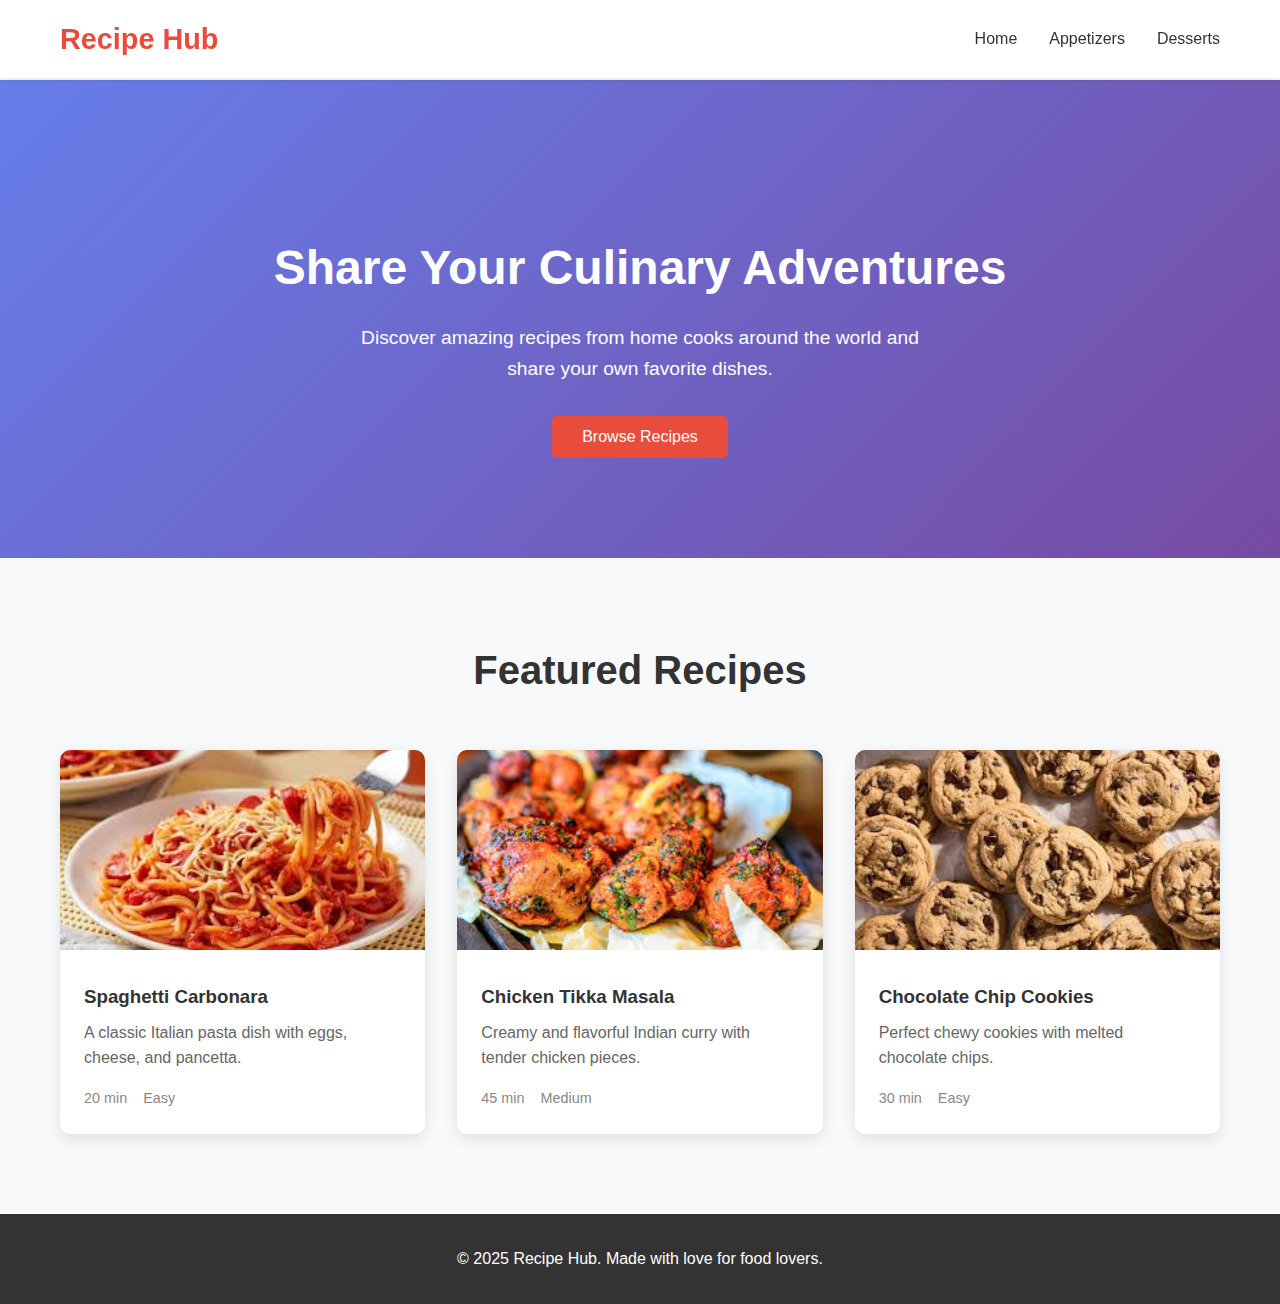
<file: index.html>
<!DOCTYPE html>
<html lang="en">

<head>
    <meta charset="UTF-8">
    <meta name="viewport" content="width=device-width, initial-scale=1.0">
    <title>Recipe Hub - Share Your Favorite Recipes</title>
    <link rel="stylesheet" href="styles.css">
</head>

<body>
    <header>
        <nav class="navbar">
            <div class="nav-container">
                <h1 class="logo">Recipe Hub</h1>
                <ul class="nav-menu">
                    <li><a href="#home">Home</a></li>
                    <li><a href="appetizers.html">Appetizers</a></li>
                    <li><a href="desserts.html">Desserts</a></li>
                </ul>
            </div>
        </nav>
    </header>

    <main>
        <section class="hero">
            <div class="hero-content">
                <h1>Share Your Culinary Adventures</h1>
                <p>Discover amazing recipes from home cooks around the world and share your own favorite dishes.</p>
                <div class="hero-buttons">
                    <button class="btn-primary">Browse Recipes</button>
                </div>
            </div>
        </section>

        <section class="featured-recipes">
            <div class="container">
                <h2>Featured Recipes</h2>
                <div class="recipe-grid">
                    <div class="recipe-card">
                        <img src="img/Spaghetti.jpeg" alt="Spaghetti Carbonara">
                        <div class="recipe-info">
                            <h3>Spaghetti Carbonara</h3>
                            <p>A classic Italian pasta dish with eggs, cheese, and pancetta.</p>
                            <div class="recipe-meta">
                                <span>20 min</span>
                                <span>Easy</span>
                            </div>
                        </div>
                    </div>

                    <div class="recipe-card">
                        <img src="img/Chicken Tikka Masala.jpeg" alt="Chicken Tikka Masala">
                        <div class="recipe-info">
                            <h3>Chicken Tikka Masala</h3>
                            <p>Creamy and flavorful Indian curry with tender chicken pieces.</p>
                            <div class="recipe-meta">
                                <span>45 min</span>
                                <span>Medium</span>
                            </div>
                        </div>
                    </div>

                    <div class="recipe-card">
                        <img src="img/Chocolate Chip Cookies.jpeg" alt="Chocolate Chip Cookies">
                        <div class="recipe-info">
                            <h3>Chocolate Chip Cookies</h3>
                            <p>Perfect chewy cookies with melted chocolate chips.</p>
                            <div class="recipe-meta">
                                <span>30 min</span>
                                <span>Easy</span>
                            </div>
                        </div>
                    </div>
                </div>
            </div>
        </section>
    </main>

    <footer>
        <div class="container">
            <p>&copy; 2025 Recipe Hub. Made with love for food lovers.</p>
        </div>
    </footer>
</body>

</html>
</file>
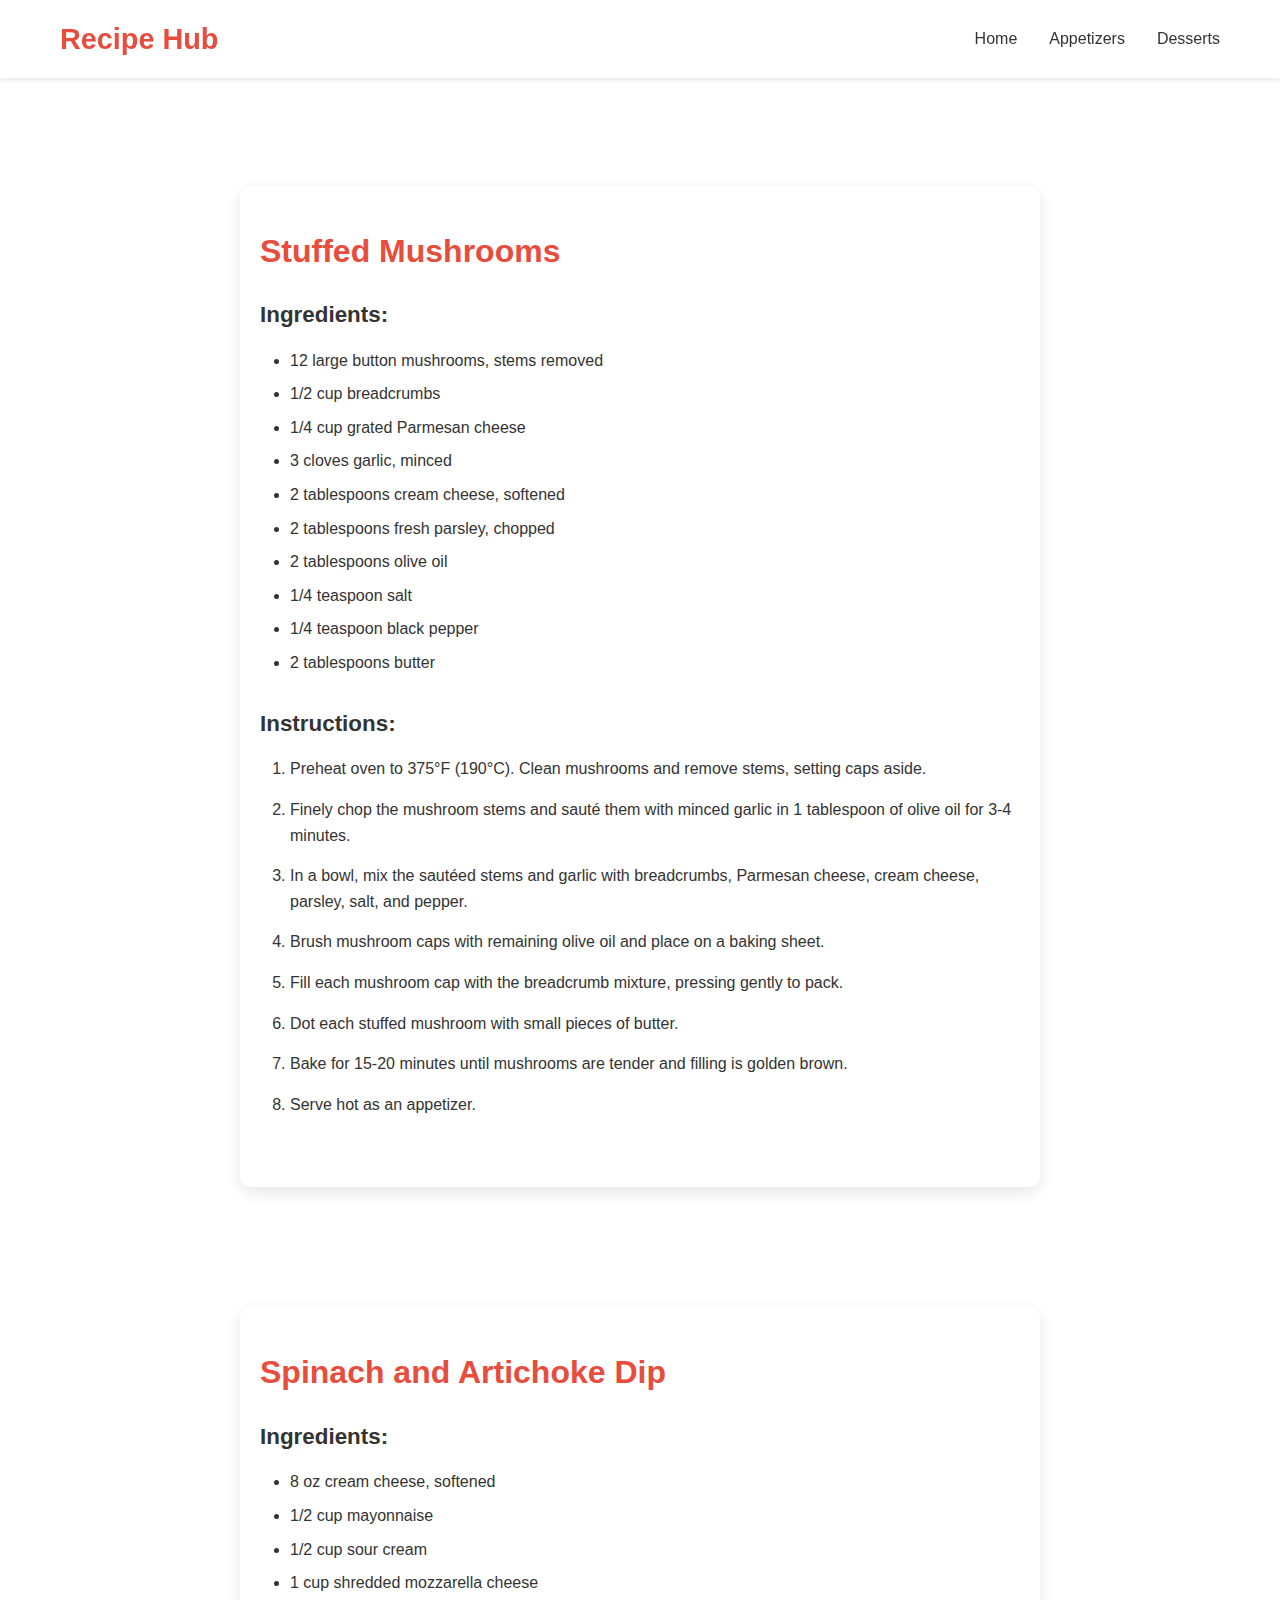
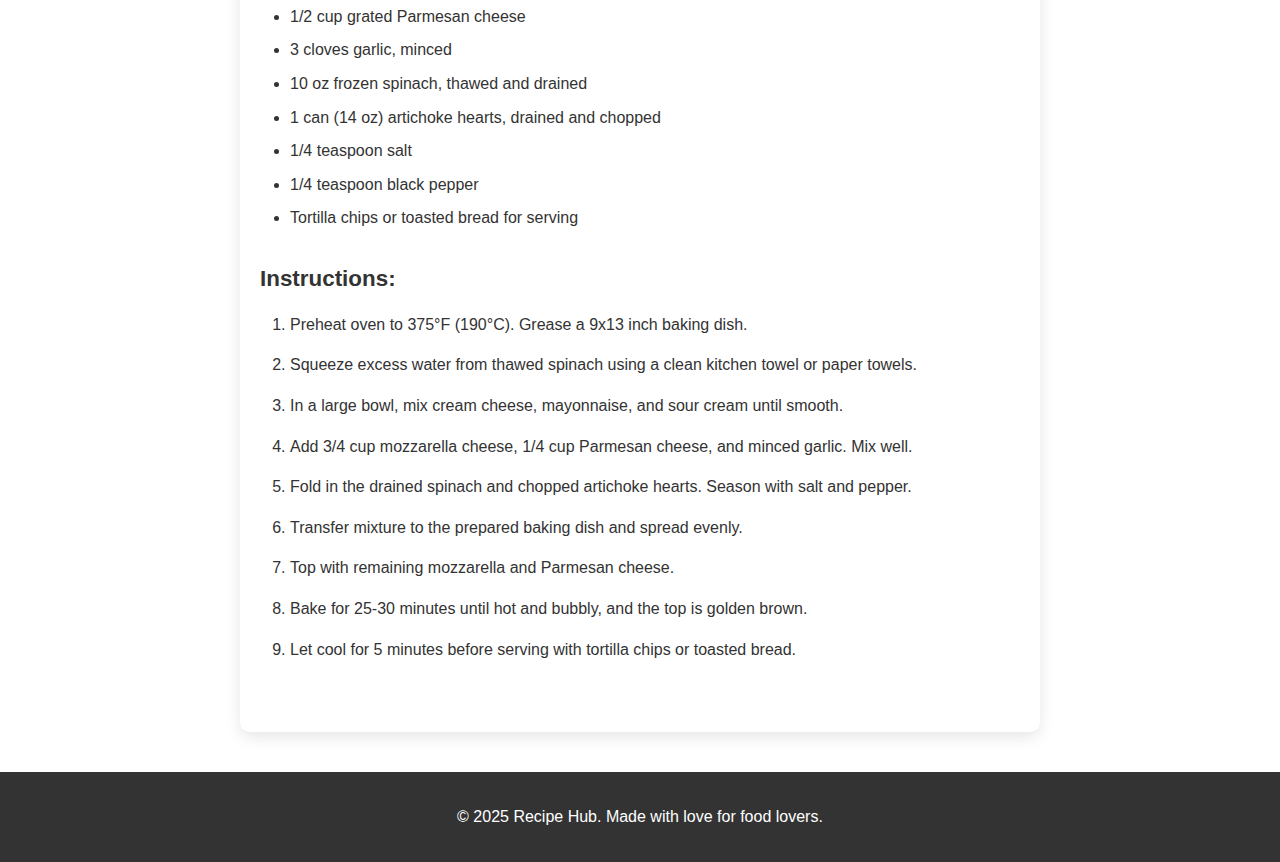
<file: appetizers.html>
<!DOCTYPE html>
<html lang="en">

<head>
    <meta charset="UTF-8">
    <meta name="viewport" content="width=device-width, initial-scale=1.0">
    <title>Appetizers - Recipe Hub</title>
    <link rel="stylesheet" href="styles.css">
    <style>
        .recipe-detail {
            max-width: 800px;
            margin: 120px auto 0;
            padding: 40px 20px;
            background: white;
            border-radius: 10px;
            box-shadow: 0 5px 15px rgba(0, 0, 0, 0.1);
            margin-bottom: 40px;
        }

        .recipe-detail h2 {
            color: #e74c3c;
            margin-bottom: 20px;
            font-size: 2rem;
        }

        .ingredients,
        .steps {
            margin-bottom: 30px;
        }

        .ingredients h3,
        .steps h3 {
            color: #333;
            margin-bottom: 15px;
            font-size: 1.4rem;
        }

        .ingredients ul {
            list-style-type: disc;
            padding-left: 30px;
        }

        .ingredients li {
            margin-bottom: 8px;
            line-height: 1.6;
        }

        .steps ol {
            padding-left: 30px;
        }

        .steps li {
            margin-bottom: 15px;
            line-height: 1.6;
        }

        .back-btn {
            background: #667eea;
            color: white;
            padding: 10px 20px;
            border: none;
            border-radius: 5px;
            cursor: pointer;
            margin-bottom: 20px;
            text-decoration: none;
            display: inline-block;
        }

        .back-btn:hover {
            background: #5a67d8;
        }
    </style>
</head>

<body>
    <header>
        <nav class="navbar">
            <div class="nav-container">
                <h1 class="logo">Recipe Hub</h1>
                <ul class="nav-menu">
                    <li><a href="index.html">Home</a></li>
                    <li><a href="#">Appetizers</a></li>
                    <li><a href="desserts.html">Desserts</a></li>
                </ul>
            </div>
        </nav>
    </header>

    <main>
        <div class="container">
            <a href="index.html" class="back-btn">← Back to Home</a>

            <div class="recipe-detail">
                <h2>Stuffed Mushrooms</h2>

                <div class="ingredients">
                    <h3>Ingredients:</h3>
                    <ul>
                        <li>12 large button mushrooms, stems removed</li>
                        <li>1/2 cup breadcrumbs</li>
                        <li>1/4 cup grated Parmesan cheese</li>
                        <li>3 cloves garlic, minced</li>
                        <li>2 tablespoons cream cheese, softened</li>
                        <li>2 tablespoons fresh parsley, chopped</li>
                        <li>2 tablespoons olive oil</li>
                        <li>1/4 teaspoon salt</li>
                        <li>1/4 teaspoon black pepper</li>
                        <li>2 tablespoons butter</li>
                    </ul>
                </div>

                <div class="steps">
                    <h3>Instructions:</h3>
                    <ol>
                        <li>Preheat oven to 375°F (190°C). Clean mushrooms and remove stems, setting caps aside.</li>
                        <li>Finely chop the mushroom stems and sauté them with minced garlic in 1 tablespoon of olive
                            oil for 3-4 minutes.</li>
                        <li>In a bowl, mix the sautéed stems and garlic with breadcrumbs, Parmesan cheese, cream cheese,
                            parsley, salt, and pepper.</li>
                        <li>Brush mushroom caps with remaining olive oil and place on a baking sheet.</li>
                        <li>Fill each mushroom cap with the breadcrumb mixture, pressing gently to pack.</li>
                        <li>Dot each stuffed mushroom with small pieces of butter.</li>
                        <li>Bake for 15-20 minutes until mushrooms are tender and filling is golden brown.</li>
                        <li>Serve hot as an appetizer.</li>
                    </ol>
                </div>
            </div>

            <div class="recipe-detail">
                <h2>Spinach and Artichoke Dip</h2>

                <div class="ingredients">
                    <h3>Ingredients:</h3>
                    <ul>
                        <li>8 oz cream cheese, softened</li>
                        <li>1/2 cup mayonnaise</li>
                        <li>1/2 cup sour cream</li>
                        <li>1 cup shredded mozzarella cheese</li>
                        <li>1/2 cup grated Parmesan cheese</li>
                        <li>3 cloves garlic, minced</li>
                        <li>10 oz frozen spinach, thawed and drained</li>
                        <li>1 can (14 oz) artichoke hearts, drained and chopped</li>
                        <li>1/4 teaspoon salt</li>
                        <li>1/4 teaspoon black pepper</li>
                        <li>Tortilla chips or toasted bread for serving</li>
                    </ul>
                </div>

                <div class="steps">
                    <h3>Instructions:</h3>
                    <ol>
                        <li>Preheat oven to 375°F (190°C). Grease a 9x13 inch baking dish.</li>
                        <li>Squeeze excess water from thawed spinach using a clean kitchen towel or paper towels.</li>
                        <li>In a large bowl, mix cream cheese, mayonnaise, and sour cream until smooth.</li>
                        <li>Add 3/4 cup mozzarella cheese, 1/4 cup Parmesan cheese, and minced garlic. Mix well.</li>
                        <li>Fold in the drained spinach and chopped artichoke hearts. Season with salt and pepper.</li>
                        <li>Transfer mixture to the prepared baking dish and spread evenly.</li>
                        <li>Top with remaining mozzarella and Parmesan cheese.</li>
                        <li>Bake for 25-30 minutes until hot and bubbly, and the top is golden brown.</li>
                        <li>Let cool for 5 minutes before serving with tortilla chips or toasted bread.</li>
                    </ol>
                </div>
            </div>
        </div>
    </main>

    <footer>
        <div class="container">
            <p>&copy; 2025 Recipe Hub. Made with love for food lovers.</p>
        </div>
    </footer>
</body>

</html>
</file>
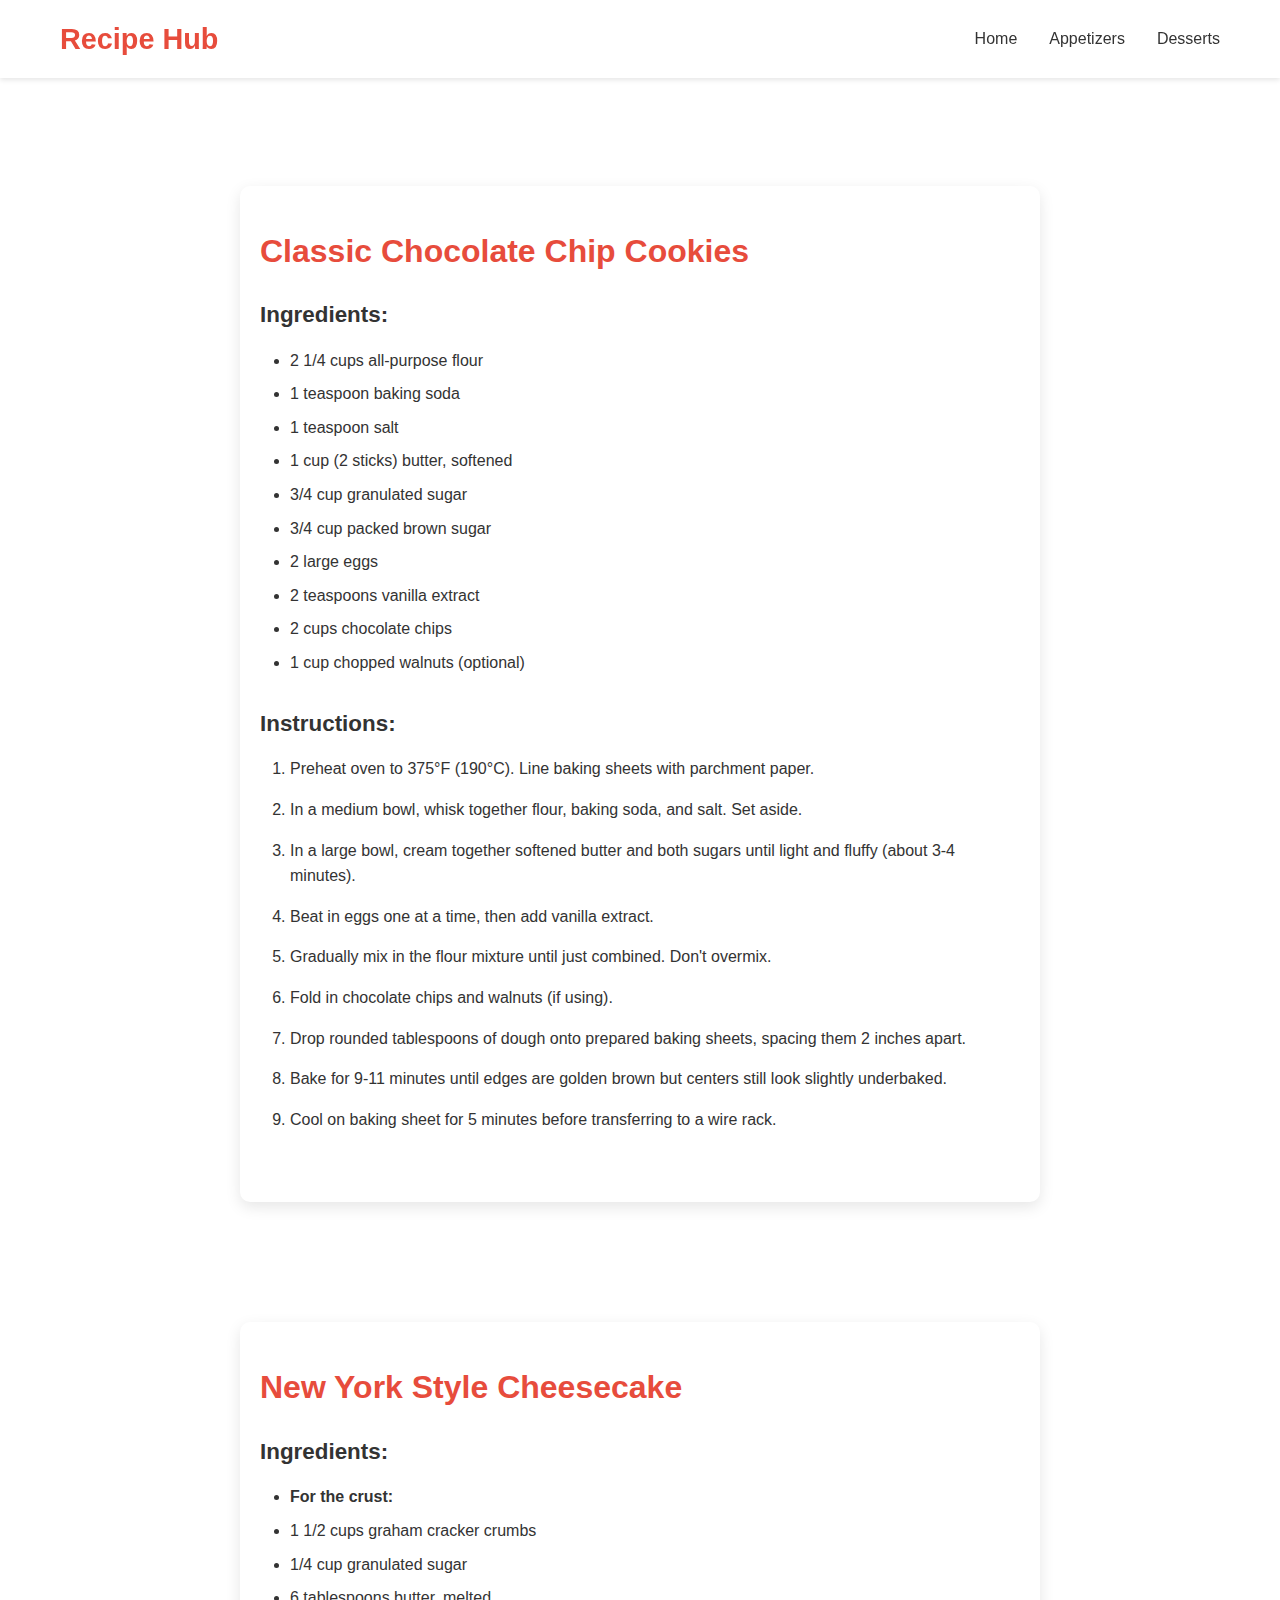
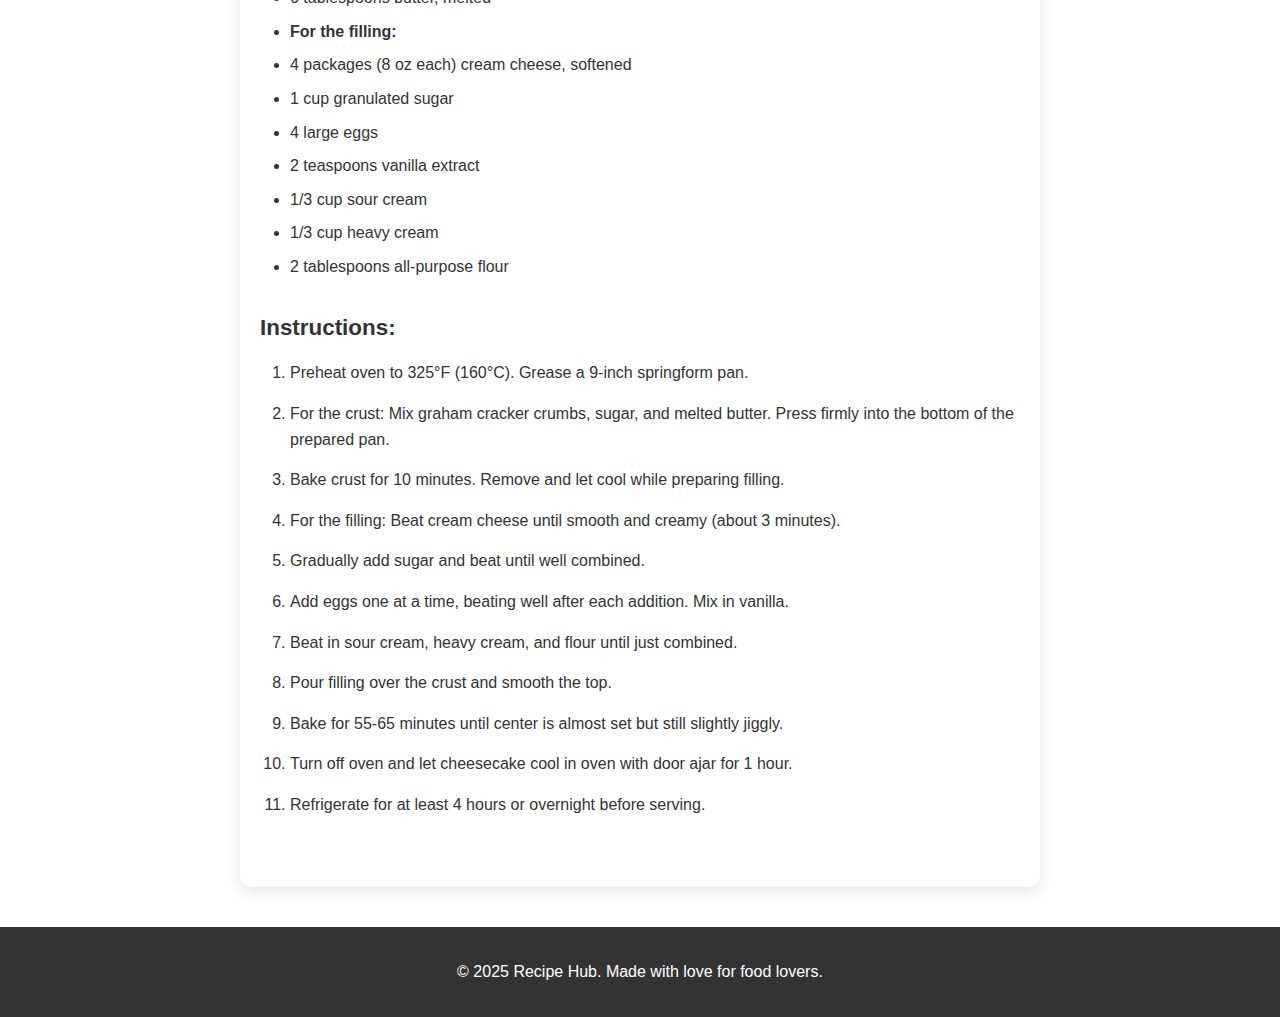
<file: desserts.html>
<!DOCTYPE html>
<html lang="en">

<head>
    <meta charset="UTF-8">
    <meta name="viewport" content="width=device-width, initial-scale=1.0">
    <title>Desserts - Recipe Hub</title>
    <link rel="stylesheet" href="styles.css">
    <style>
        .recipe-detail {
            max-width: 800px;
            margin: 120px auto 0;
            padding: 40px 20px;
            background: white;
            border-radius: 10px;
            box-shadow: 0 5px 15px rgba(0, 0, 0, 0.1);
            margin-bottom: 40px;
        }

        .recipe-detail h2 {
            color: #e74c3c;
            margin-bottom: 20px;
            font-size: 2rem;
        }

        .ingredients,
        .steps {
            margin-bottom: 30px;
        }

        .ingredients h3,
        .steps h3 {
            color: #333;
            margin-bottom: 15px;
            font-size: 1.4rem;
        }

        .ingredients ul {
            list-style-type: disc;
            padding-left: 30px;
        }

        .ingredients li {
            margin-bottom: 8px;
            line-height: 1.6;
        }

        .steps ol {
            padding-left: 30px;
        }

        .steps li {
            margin-bottom: 15px;
            line-height: 1.6;
        }

        .back-btn {
            background: #667eea;
            color: white;
            padding: 10px 20px;
            border: none;
            border-radius: 5px;
            cursor: pointer;
            margin-bottom: 20px;
            text-decoration: none;
            display: inline-block;
        }

        .back-btn:hover {
            background: #5a67d8;
        }
    </style>
</head>

<body>
    <header>
        <nav class="navbar">
            <div class="nav-container">
                <h1 class="logo">Recipe Hub</h1>
                <ul class="nav-menu">
                    <li><a href="index.html">Home</a></li>
                    <li><a href="appetizers.html">Appetizers</a></li>
                    <li><a href="#">Desserts</a></li>
                </ul>
            </div>
        </nav>
    </header>

    <main>
        <div class="container">
            <a href="index.html" class="back-btn">← Back to Home</a>

            <div class="recipe-detail">
                <h2>Classic Chocolate Chip Cookies</h2>

                <div class="ingredients">
                    <h3>Ingredients:</h3>
                    <ul>
                        <li>2 1/4 cups all-purpose flour</li>
                        <li>1 teaspoon baking soda</li>
                        <li>1 teaspoon salt</li>
                        <li>1 cup (2 sticks) butter, softened</li>
                        <li>3/4 cup granulated sugar</li>
                        <li>3/4 cup packed brown sugar</li>
                        <li>2 large eggs</li>
                        <li>2 teaspoons vanilla extract</li>
                        <li>2 cups chocolate chips</li>
                        <li>1 cup chopped walnuts (optional)</li>
                    </ul>
                </div>

                <div class="steps">
                    <h3>Instructions:</h3>
                    <ol>
                        <li>Preheat oven to 375°F (190°C). Line baking sheets with parchment paper.</li>
                        <li>In a medium bowl, whisk together flour, baking soda, and salt. Set aside.</li>
                        <li>In a large bowl, cream together softened butter and both sugars until light and fluffy
                            (about 3-4 minutes).</li>
                        <li>Beat in eggs one at a time, then add vanilla extract.</li>
                        <li>Gradually mix in the flour mixture until just combined. Don't overmix.</li>
                        <li>Fold in chocolate chips and walnuts (if using).</li>
                        <li>Drop rounded tablespoons of dough onto prepared baking sheets, spacing them 2 inches apart.
                        </li>
                        <li>Bake for 9-11 minutes until edges are golden brown but centers still look slightly
                            underbaked.</li>
                        <li>Cool on baking sheet for 5 minutes before transferring to a wire rack.</li>
                    </ol>
                </div>
            </div>

            <div class="recipe-detail">
                <h2>New York Style Cheesecake</h2>

                <div class="ingredients">
                    <h3>Ingredients:</h3>
                    <ul>
                        <li><strong>For the crust:</strong></li>
                        <li>1 1/2 cups graham cracker crumbs</li>
                        <li>1/4 cup granulated sugar</li>
                        <li>6 tablespoons butter, melted</li>
                        <li><strong>For the filling:</strong></li>
                        <li>4 packages (8 oz each) cream cheese, softened</li>
                        <li>1 cup granulated sugar</li>
                        <li>4 large eggs</li>
                        <li>2 teaspoons vanilla extract</li>
                        <li>1/3 cup sour cream</li>
                        <li>1/3 cup heavy cream</li>
                        <li>2 tablespoons all-purpose flour</li>
                    </ul>
                </div>

                <div class="steps">
                    <h3>Instructions:</h3>
                    <ol>
                        <li>Preheat oven to 325°F (160°C). Grease a 9-inch springform pan.</li>
                        <li>For the crust: Mix graham cracker crumbs, sugar, and melted butter. Press firmly into the
                            bottom of the prepared pan.</li>
                        <li>Bake crust for 10 minutes. Remove and let cool while preparing filling.</li>
                        <li>For the filling: Beat cream cheese until smooth and creamy (about 3 minutes).</li>
                        <li>Gradually add sugar and beat until well combined.</li>
                        <li>Add eggs one at a time, beating well after each addition. Mix in vanilla.</li>
                        <li>Beat in sour cream, heavy cream, and flour until just combined.</li>
                        <li>Pour filling over the crust and smooth the top.</li>
                        <li>Bake for 55-65 minutes until center is almost set but still slightly jiggly.</li>
                        <li>Turn off oven and let cheesecake cool in oven with door ajar for 1 hour.</li>
                        <li>Refrigerate for at least 4 hours or overnight before serving.</li>
                    </ol>
                </div>
            </div>
        </div>
    </main>

    <footer>
        <div class="container">
            <p>&copy; 2025 Recipe Hub. Made with love for food lovers.</p>
        </div>
    </footer>
</body>

</html>
</file>
<file: styles.css>
* {
    margin: 0;
    padding: 0;
    box-sizing: border-box;
}

body {
    font-family: 'Arial', sans-serif;
    line-height: 1.6;
    color: #333;
}

.container {
    max-width: 1200px;
    margin: 0 auto;
    padding: 0 20px;
}

/* Header */
.navbar {
    background: #fff;
    box-shadow: 0 2px 5px rgba(0, 0, 0, 0.1);
    position: fixed;
    top: 0;
    width: 100%;
    z-index: 1000;
}

.nav-container {
    max-width: 1200px;
    margin: 0 auto;
    padding: 1rem 20px;
    display: flex;
    justify-content: space-between;
    align-items: center;
}

.logo {
    color: #e74c3c;
    font-size: 1.8rem;
}

.nav-menu {
    display: flex;
    list-style: none;
    gap: 2rem;
}

.nav-menu a {
    text-decoration: none;
    color: #333;
    font-weight: 500;
    transition: color 0.3s;
}

.nav-menu a:hover {
    color: #e74c3c;
}

/* Hero Section */
.hero {
    background: linear-gradient(135deg, #667eea 0%, #764ba2 100%);
    color: white;
    text-align: center;
    padding: 150px 20px 100px;
    margin-top: 80px;
}

.hero-content h1 {
    font-size: 3rem;
    margin-bottom: 1rem;
}

.hero-content p {
    font-size: 1.2rem;
    margin-bottom: 2rem;
    max-width: 600px;
    margin-left: auto;
    margin-right: auto;
}

.hero-buttons {
    display: flex;
    gap: 1rem;
    justify-content: center;
    flex-wrap: wrap;
}

.btn-primary,
.btn-secondary {
    padding: 12px 30px;
    border: none;
    border-radius: 5px;
    font-size: 1rem;
    cursor: pointer;
    transition: transform 0.3s;
}

.btn-primary {
    background: #e74c3c;
    color: white;
}

.btn-secondary {
    background: transparent;
    color: white;
    border: 2px solid white;
}

.btn-primary:hover,
.btn-secondary:hover {
    transform: translateY(-2px);
}

/* Featured Recipes */
.featured-recipes {
    padding: 80px 0;
    background: #f8f9fa;
}

.featured-recipes h2 {
    text-align: center;
    margin-bottom: 3rem;
    font-size: 2.5rem;
    color: #333;
}

.recipe-grid {
    display: grid;
    grid-template-columns: repeat(auto-fit, minmax(300px, 1fr));
    gap: 2rem;
}

.recipe-card {
    background: white;
    border-radius: 10px;
    overflow: hidden;
    box-shadow: 0 5px 15px rgba(0, 0, 0, 0.1);
    transition: transform 0.3s;
}

.recipe-card:hover {
    transform: translateY(-5px);
}

.recipe-card img {
    width: 100%;
    height: 200px;
    object-fit: cover;
}

.recipe-info {
    padding: 1.5rem;
}

.recipe-info h3 {
    margin-bottom: 0.5rem;
    color: #333;
}

.recipe-info p {
    color: #666;
    margin-bottom: 1rem;
}

.recipe-meta {
    display: flex;
    gap: 1rem;
    font-size: 0.9rem;
    color: #888;
}

/* Footer */
footer {
    background: #333;
    color: white;
    text-align: center;
    padding: 2rem 0;
}

/* Responsive */
@media (max-width: 768px) {
    .hero-content h1 {
        font-size: 2rem;
    }

    .hero-buttons {
        flex-direction: column;
        align-items: center;
    }

    .nav-menu {
        gap: 1rem;
    }
}
</file>
